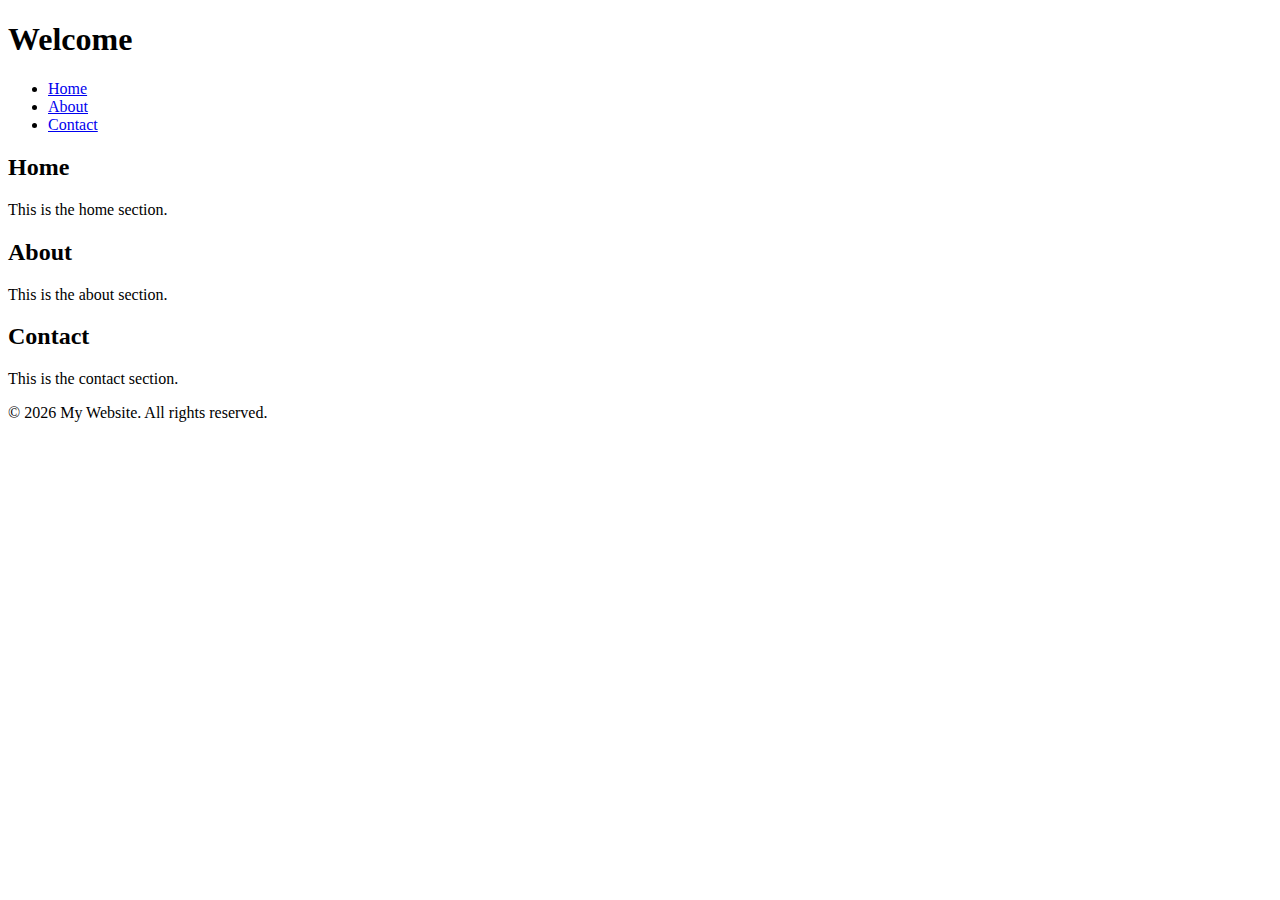
<file: Html files/index.html>
<!DOCTYPE html>
<html lang="en">
<head>
  <meta charset="UTF-8">
  <meta name="viewport" content="width=device-width, initial-scale=1.0">
  <title>My Page</title>
</head>
<body>
  <header>
    <h1>Welcome</h1>
    <nav>
      <ul>
        <li><a href="#home">Home</a></li>
        <li><a href="#about">About</a></li>
        <li><a href="#contact">Contact</a></li>
      </ul>
    </nav>
  </header>

  <main>
    <section id="home">
      <h2>Home</h2>
      <p>This is the home section.</p>
    </section>

    <section id="about">
      <h2>About</h2>
      <p>This is the about section.</p>
    </section>

    <section id="contact">
      <h2>Contact</h2>
      <p>This is the contact section.</p>
    </section>
  </main>

  <footer>
    <p>&copy; 2026 My Website. All rights reserved.</p>
  </footer>
</body>
</html>
</file>
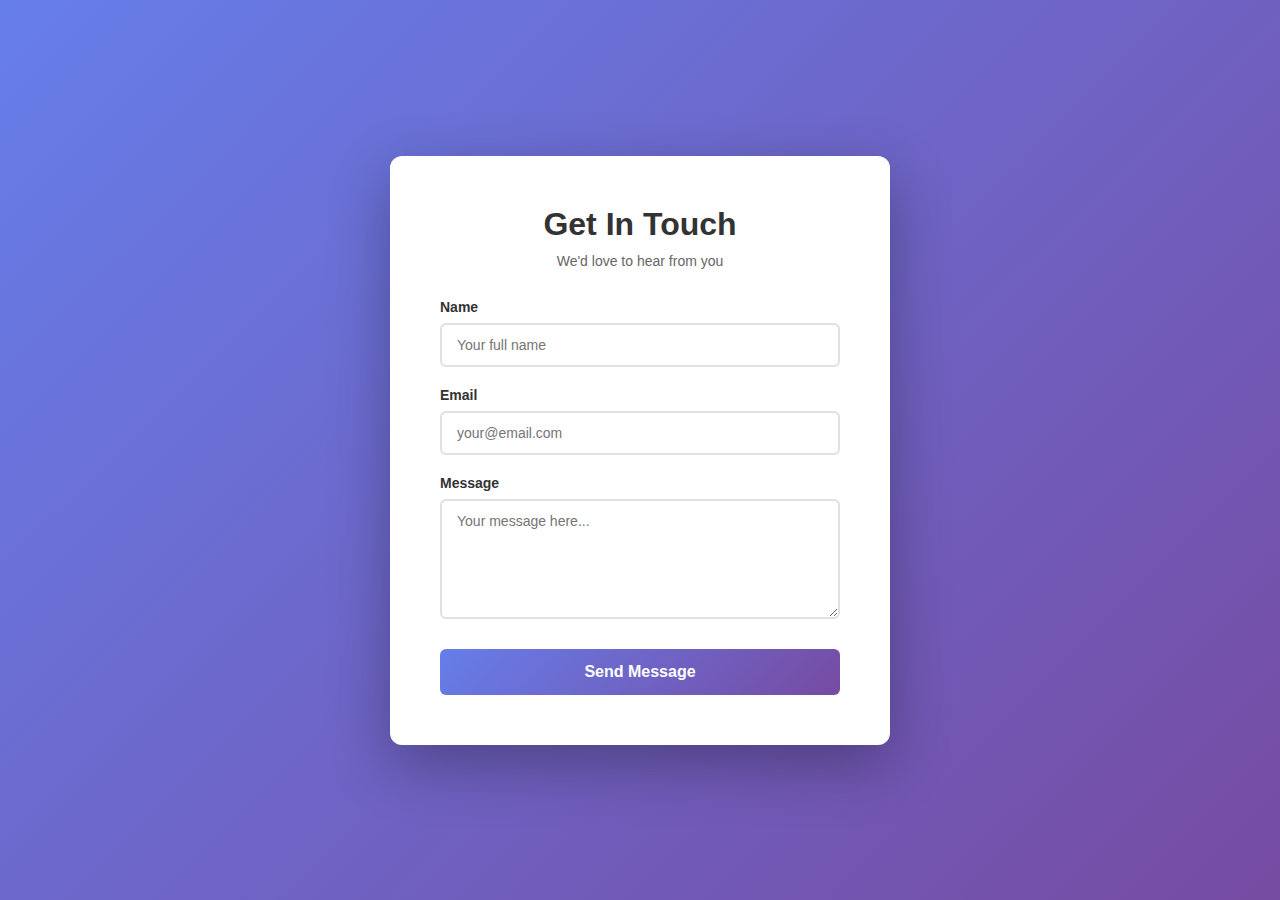
<file: contact.html>
<!DOCTYPE html>
<html lang="en">
<head>
  <meta charset="UTF-8">
  <meta name="viewport" content="width=device-width, initial-scale=1.0">
  <title>Contact Page</title>
  <style>
    * {
      margin: 0;
      padding: 0;
      box-sizing: border-box;
    }

    body {
      font-family: 'Segoe UI', Tahoma, Geneva, Verdana, sans-serif;
      background: linear-gradient(135deg, #667eea 0%, #764ba2 100%);
      min-height: 100vh;
      display: flex;
      justify-content: center;
      align-items: center;
      padding: 20px;
    }

    .container {
      background: white;
      padding: 50px;
      border-radius: 12px;
      box-shadow: 0 20px 60px rgba(0, 0, 0, 0.3);
      width: 100%;
      max-width: 500px;
    }

    h1 {
      text-align: center;
      color: #333;
      margin-bottom: 10px;
      font-size: 32px;
    }

    .subtitle {
      text-align: center;
      color: #666;
      margin-bottom: 30px;
      font-size: 14px;
    }

    form {
      display: flex;
      flex-direction: column;
      gap: 20px;
    }

    .form-group {
      display: flex;
      flex-direction: column;
      gap: 8px;
    }

    label {
      font-weight: 600;
      color: #333;
      font-size: 14px;
    }

    input[type="text"],
    input[type="email"],
    textarea {
      padding: 12px 15px;
      border: 2px solid #e0e0e0;
      border-radius: 6px;
      font-size: 14px;
      font-family: Arial, Helvetica, sans-serif;
      transition: all 0.3s ease;
    }

    input[type="text"]:focus,
    input[type="email"]:focus,
    textarea:focus {
      outline: none;
      border-color: #667eea;
      box-shadow: 0 0 8px rgba(102, 126, 234, 0.3);
      background-color: #f8f9ff;
    }

    textarea {
      resize: vertical;
      min-height: 120px;
      font-family: Arial, Helvetica, sans-serif;
    }

    button {
      padding: 14px;
      background: linear-gradient(135deg, #667eea 0%, #764ba2 100%);
      color: white;
      border: none;
      border-radius: 6px;
      font-size: 16px;
      font-weight: 600;
      cursor: pointer;
      transition: all 0.3s ease;
      margin-top: 10px;
    }

    button:hover {
      transform: translateY(-2px);
      box-shadow: 0 10px 20px rgba(102, 126, 234, 0.4);
    }

    button:active {
      transform: translateY(0);
    }

    @media (max-width: 600px) {
      .container {
        padding: 30px 20px;
      }

      h1 {
        font-size: 24px;
      }

      form {
        gap: 15px;
      }
    }
  </style>
</head>
<body>
  <div class="container">
    <h1>Get In Touch</h1>
    <p class="subtitle">We'd love to hear from you</p>

    <form action="https://oim.108122.xyz/echo/view" method="POST">
      
      <div class="form-group">
        <label for="name">Name</label>
        <input type="text" id="name" name="name" placeholder="Your full name" required>
      </div>

      <div class="form-group">
        <label for="email">Email</label>
        <input type="email" id="email" name="email" placeholder="your@email.com" required>
      </div>

      <div class="form-group">
        <label for="message">Message</label>
        <textarea id="message" name="message" placeholder="Your message here..." required></textarea>
      </div>

      <button type="submit">Send Message</button>
    </form>
  </div>
</body>
</html>
</file>
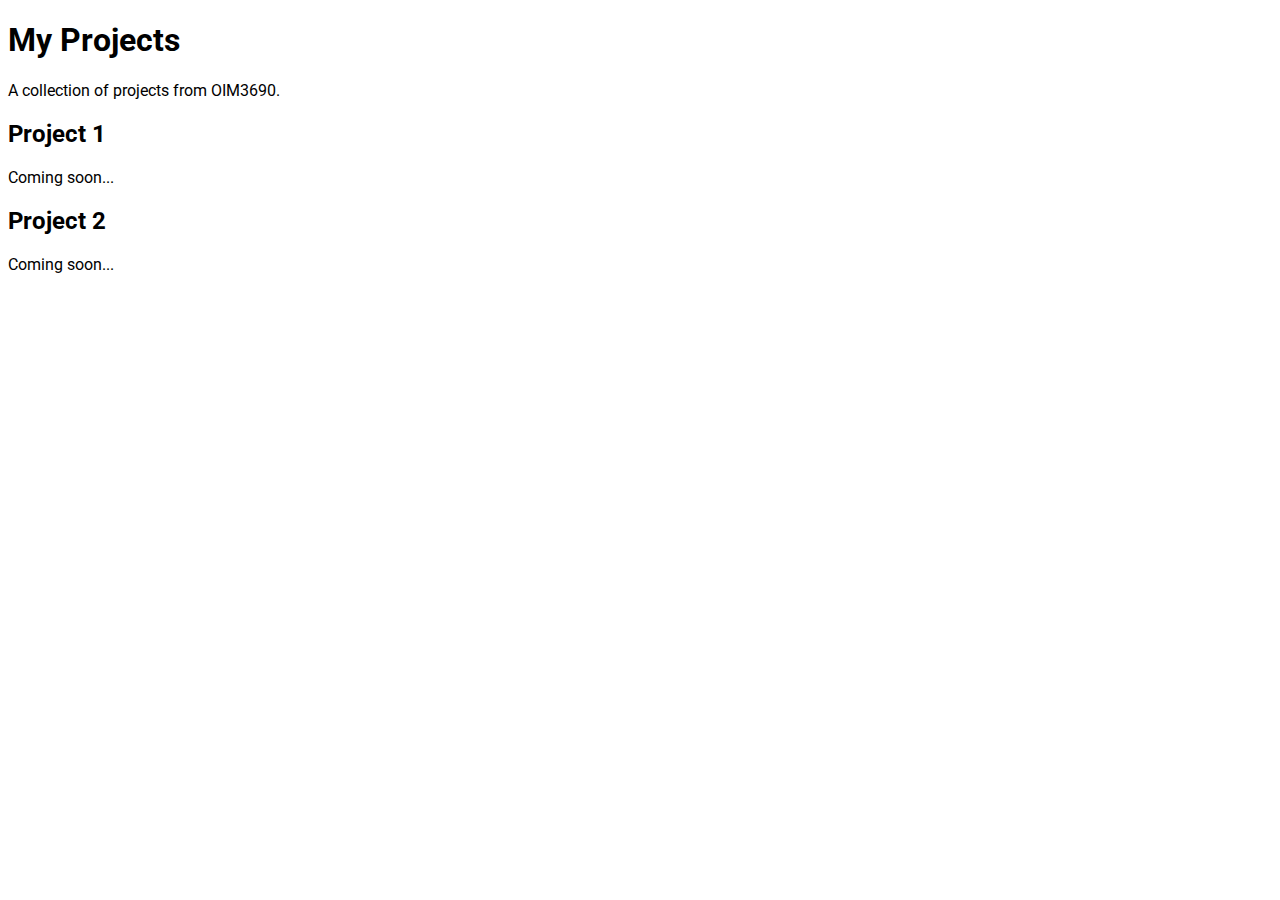
<file: project.html>
<!DOCTYPE html>
<html lang="en">
<head>
    <meta charset="UTF-8">
    <title>My Projects</title>
    <link rel="stylesheet" href="css/projects.css">
</head>
<body>
    <h1>My Projects</h1>
    <p>A collection of projects from OIM3690.</p>
    <div>
        <h2>Project 1</h2>
        <p>Coming soon...</p>
    </div>
    <div>
        <h2>Project 2</h2>
        <p>Coming soon...</p>
    </div>
</body>
</html>
</file>
<file: css/projects.css>
/* Google Font */
@import url('https://fonts.googleapis.com/css2?family=Roboto:wght@400;500;700&display=swap');

/* Base */
html, body { font-family: 'Roboto', system-ui, -apple-system, 'Segoe UI', Roboto, 'Helvetica Neue', Arial; }

/* Project section — sensible defaults */
.project {
	background: #ffffff;
	padding: 16px;
	margin: 16px 0;
	border: 1px solid #e2e8f0;
	border-radius: 6px;
	box-sizing: border-box;
}

/* Border style variants */
.project.solid { border-style: solid; }
.project.dashed { border-style: dashed; border-color: #007a3d; }
.project.dotted { border-style: dotted; border-color: #0b2340; }

/* Spacing helper classes */
.pad-8  { padding: 8px !important; }
.pad-12 { padding: 12px !important; }
.pad-16 { padding: 16px !important; }
.mar-8  { margin: 8px !important; }
.mar-16 { margin: 16px !important; }

/* Box model debug helpers: visualize padding, border and margin */
.box-debug { outline: 2px dashed rgba(11,35,64,0.12); }
.show-box {
	box-shadow: 0 0 0 3px rgba(11,35,64,0.04) inset;
}

/* Make images inside projects scale nicely */
.project img { max-width: 100%; height: auto; display: block; border-radius:4px; }

/* Example button class used in projects */
.btn { display:inline-block; padding:8px 12px; border-radius:4px; text-decoration:none; background:#0b2340; color:#fff; }
</file>
